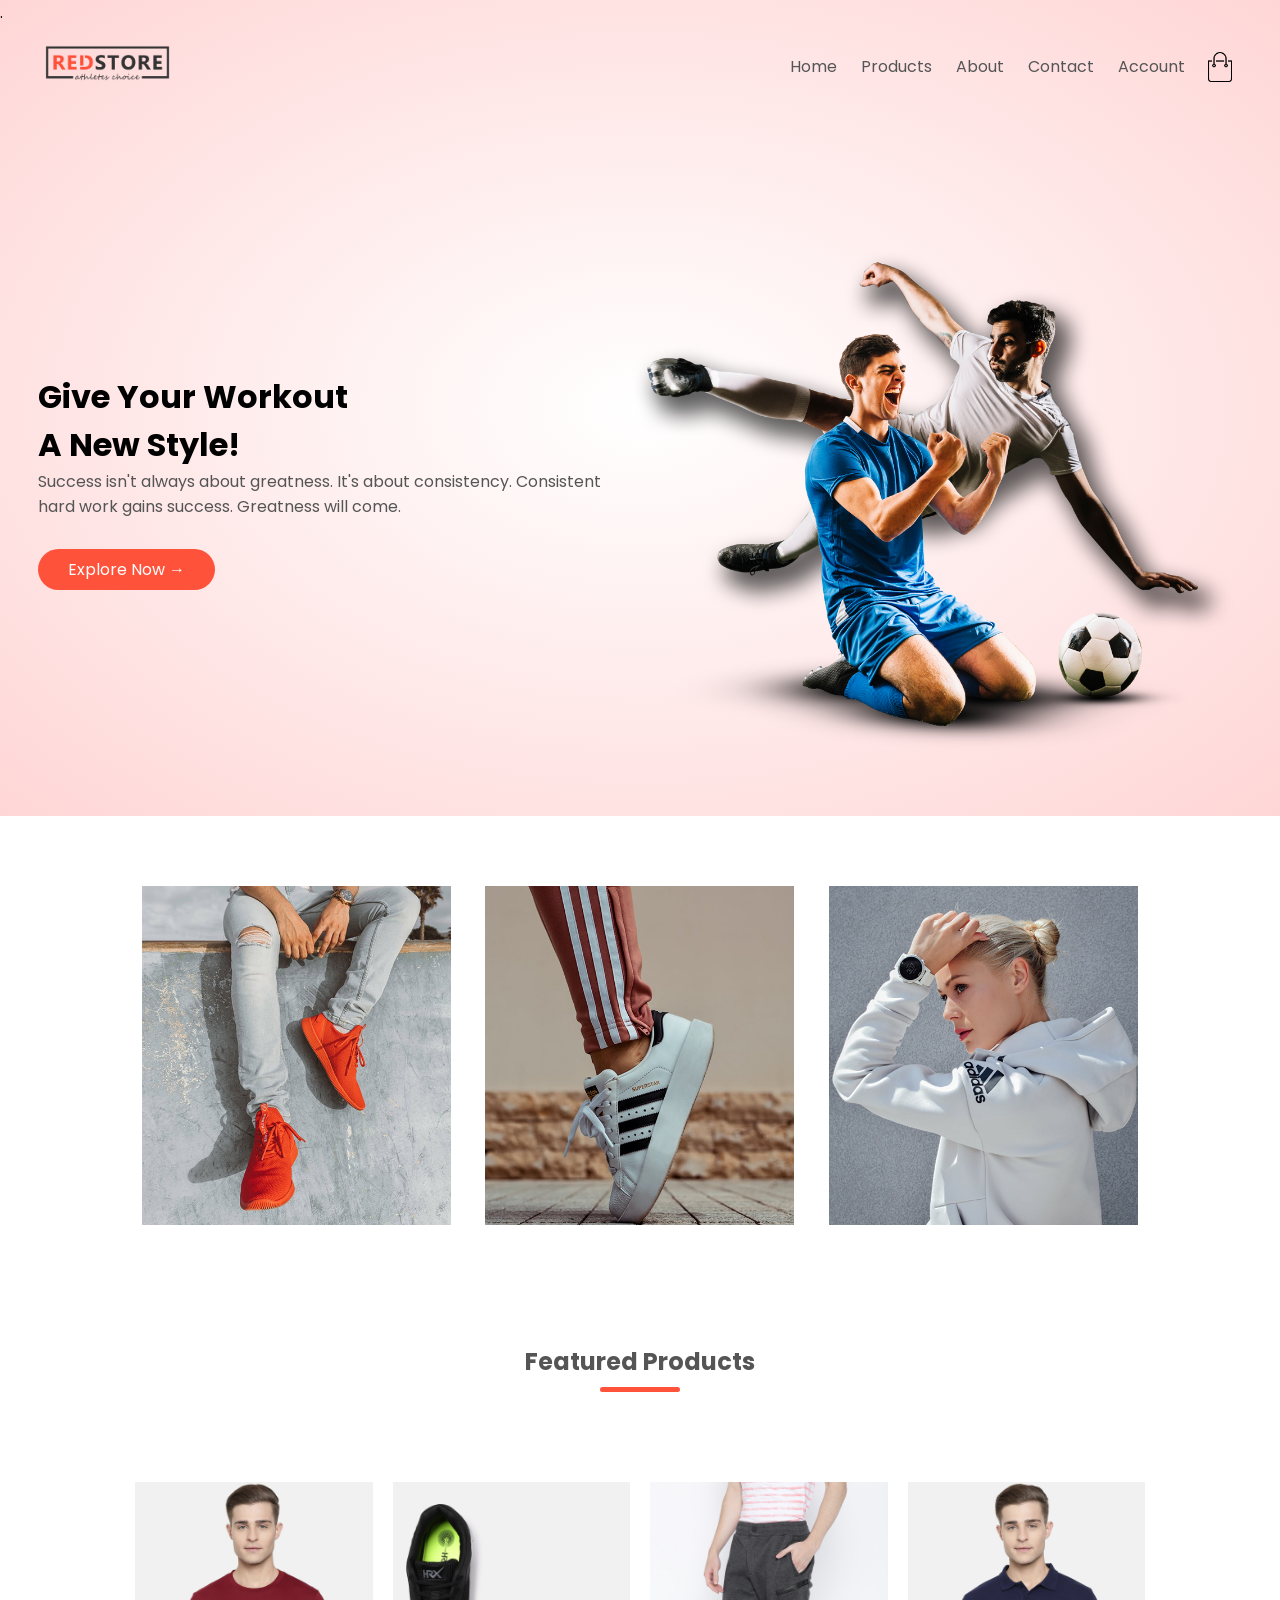
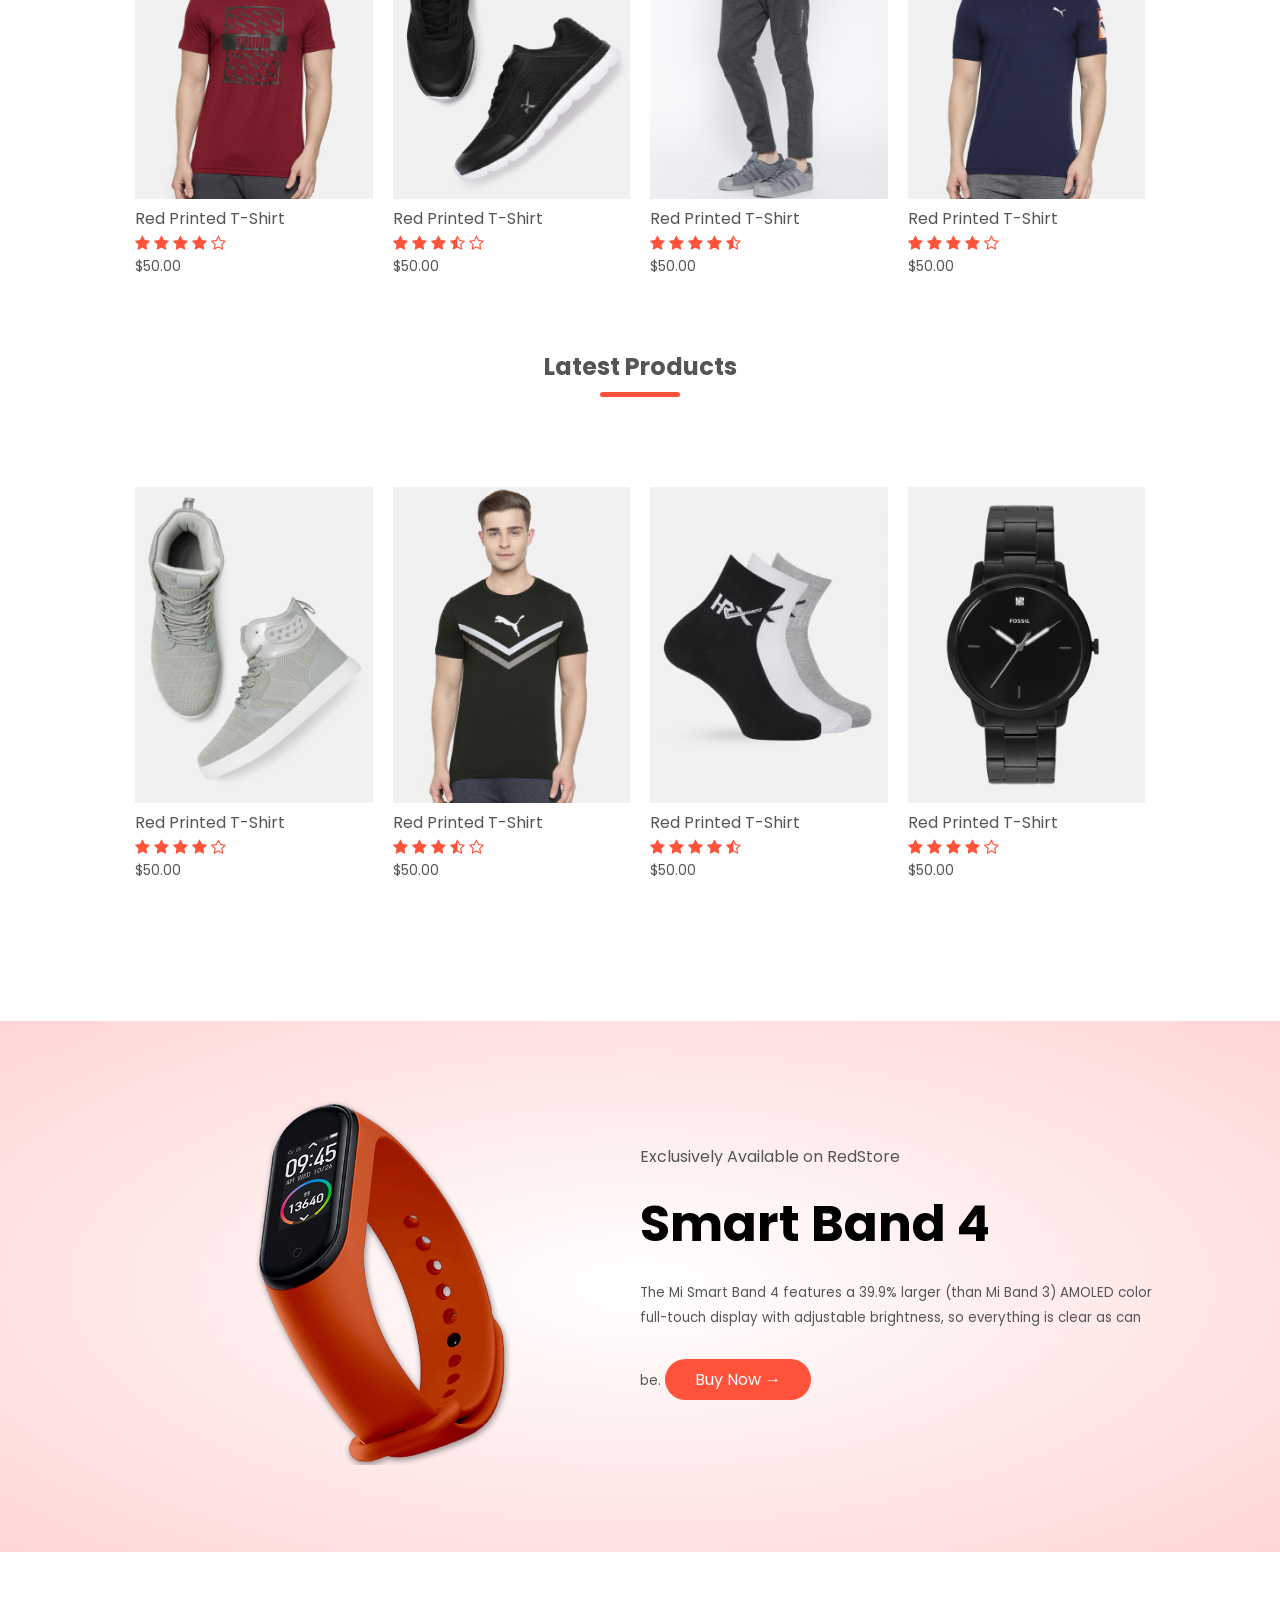
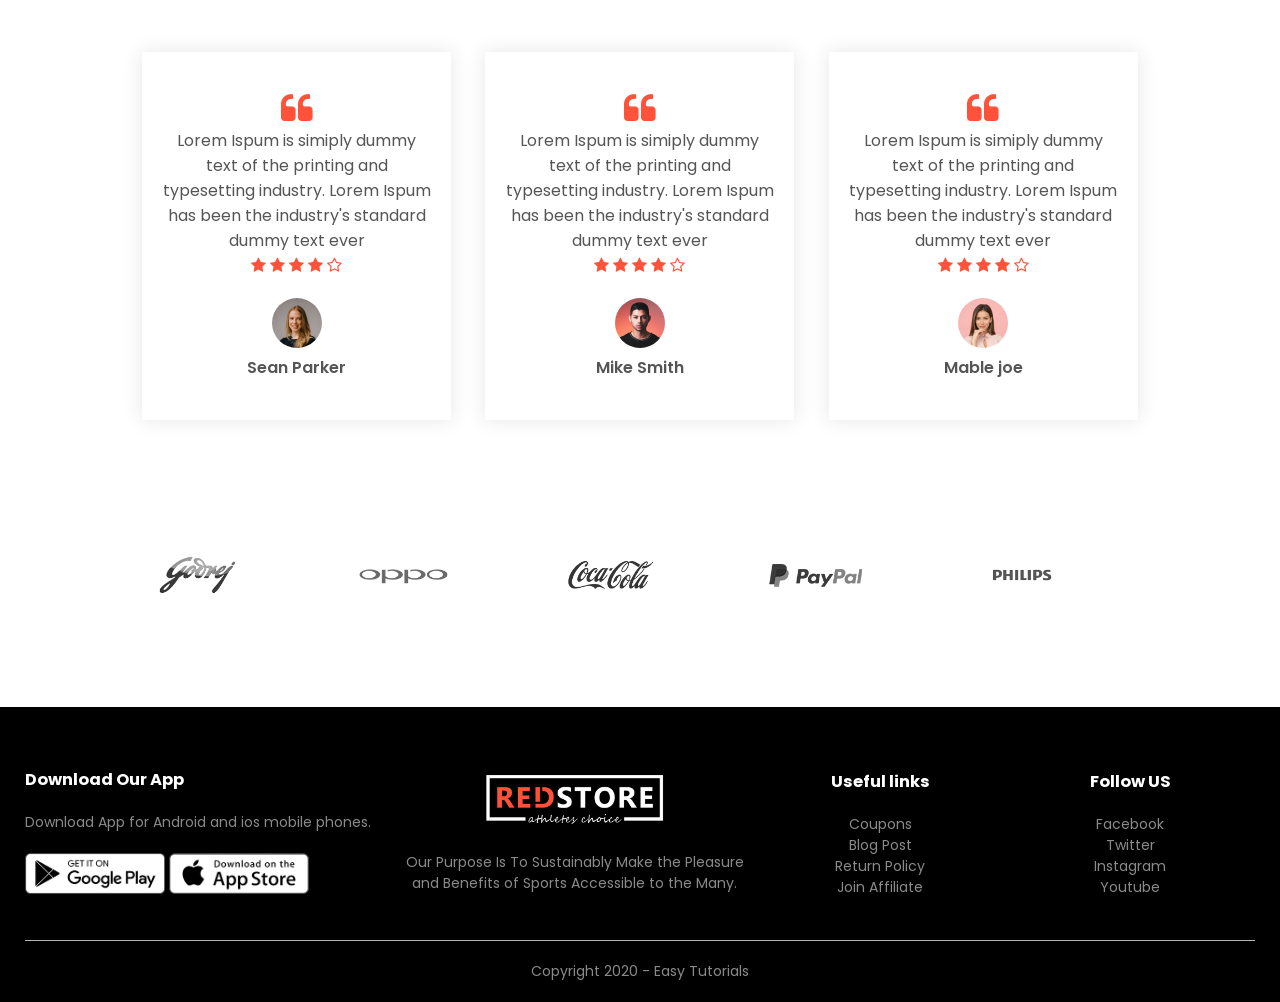
<file: Frontend-Projects/E-Commerce-Website/index.html>
<!DOCTYPE html>
<html lang="en">
<head>
    <meta charset="UTF-8">
    <meta name="viewport" content="width=device-width, initial-scale=1.0">
    <title>RedStror | Ecommerce Website  Design</title>
    <link rel="stylesheet" href="style.css">
    <link href="https://fonts.googleapis.com/css2?family=Poppins:wght@300;400;500;600;700&display=swap"rel="stylesheet">
    <link rel="stylesheet"
href="https://cdnjs.cloudflare.com/ajax/libs/font-awesome/4.7.0/css/font-awesome.min.css">
</head>
<body>
    <div class="header">.
        <div class="container">
        <div class="navbar">
            <div class="logo">
                <img src="media/logo.png" width="125px">
            </div>
            <nav>
                <ul id="MenuItems">
                    <li><a href="">Home</a></li> 
                    <li><a href="">Products</a></li>
                    <li><a href="">About</a></li>
                    <li><a href="">Contact</a></li>
                    <li><a href="">Account</a></li>
                </ul>
            </nav>
            <img src="media/cart.png" width="30px" height="30px">
            <img src="media/menu.png" class="menu-icon" onclick="menutoggle()">
        </div>
        <div class="row">
            <div class="col2">
                <h1>Give Your Workout<br>A New Style!</h1>
                <p>Success isn't always about greatness. It's about consistency. Consistent<br> hard work gains success. Greatness will come.</p>
                <a href="" class="btn">Explore Now &#8594</a>
            </div>
            <div class="col-2">
                <img src="media/image1.png">

            </div>
        </div>
    </div>
    </div>
    <!-------featured categories ------->
    <div class="categories">
        <div class="small-container">
            <div class="row">
                <div class="col-3">
                    <img src="media/category-1.jpg">
                </div>
                <div class="col-3">
                    <img src="media/category-2.jpg">
                </div>
                <div class="col-3">
                    <img src="media/category-3.jpg">
                </div>
            </div>
        </div>
    </div>
    <!---------- featured products ---------->
    <div class="small-container">
        <h2 class="title">Featured Products</h2>
        <div class="row">
            <div class="col-4">
                <img src="media/product-1.jpg">
                <h4>Red Printed T-Shirt</h4>
                <div class="rating">
                    <i class="fa fa-star"></i>
                    <i class="fa fa-star"></i>
                    <i class="fa fa-star"></i>
                    <i class="fa fa-star"></i>
                    <i class="fa fa-star-o"></i>
                </div>
                <p>$50.00</p>
            </div> 
            <div class="col-4">
                <img src="media/product-2.jpg">
                <h4>Red Printed T-Shirt</h4>
                <div class="rating">
                    <i class="fa fa-star"></i>
                    <i class="fa fa-star"></i>
                    <i class="fa fa-star"></i>
                    <i class="fa fa-star-half-o"></i>
                    <i class="fa fa-star-o"></i>
                </div>
                <p>$50.00</p>
            </div> 
            <div class="col-4">
                <img src="media/product-3.jpg">
                <h4>Red Printed T-Shirt</h4>
                <div class="rating">
                    <i class="fa fa-star"></i>
                    <i class="fa fa-star"></i>
                    <i class="fa fa-star"></i>
                    <i class="fa fa-star"></i>
                    <i class="fa fa-star-half-o"></i>
                </div>
                <p>$50.00</p>
            </div> 
            <div class="col-4">
                <img src="media/product-4.jpg">
                <h4>Red Printed T-Shirt</h4>
                <div class="rating">
                    <i class="fa fa-star"></i>
                    <i class="fa fa-star"></i>
                    <i class="fa fa-star"></i>
                    <i class="fa fa-star"></i>
                    <i class="fa fa-star-o"></i>
                </div>
                <p>$50.00</p>
            </div> 
        </div>
        <h2 class="title">Latest Products</h2>
        <div class="row">
            <div class="col-4">
                <img src="media/product-5.jpg">
                <h4>Red Printed T-Shirt</h4>
                <div class="rating">
                    <i class="fa fa-star"></i>
                    <i class="fa fa-star"></i>
                    <i class="fa fa-star"></i>
                    <i class="fa fa-star"></i>
                    <i class="fa fa-star-o"></i>
                </div>
                <p>$50.00</p>
            </div> 
            <div class="col-4">
                <img src="media/product-6.jpg">
                <h4>Red Printed T-Shirt</h4>
                <div class="rating">
                    <i class="fa fa-star"></i>
                    <i class="fa fa-star"></i>
                    <i class="fa fa-star"></i>
                    <i class="fa fa-star-half-o"></i>
                    <i class="fa fa-star-o"></i>
                </div>
                <p>$50.00</p>
            </div> 
            <div class="col-4">
                <img src="media/product-7.jpg">
                <h4>Red Printed T-Shirt</h4>
                <div class="rating">
                    <i class="fa fa-star"></i>
                    <i class="fa fa-star"></i>
                    <i class="fa fa-star"></i>
                    <i class="fa fa-star"></i>
                    <i class="fa fa-star-half-o"></i>
                </div>
                <p>$50.00</p>
            </div> 
            <div class="col-4">
                <img src="media/product-8.jpg">
                <h4>Red Printed T-Shirt</h4>
                <div class="rating">
                    <i class="fa fa-star"></i>
                    <i class="fa fa-star"></i>
                    <i class="fa fa-star"></i>
                    <i class="fa fa-star"></i>
                    <i class="fa fa-star-o"></i>
                </div>
                <p>$50.00</p>
            </div> 
        </div>
    </div>
    <!------ offer ------>
    <div class="offer">
        <div class="small-container">
            <div class="row">
                <div class="col-2">
                    <img src="media/exclusive.png" class="offer-img">
                </div>
                <div class="col-2">
                    <p>Exclusively Available on RedStore</p>
                    <h1>Smart Band 4</h1>
                    <small>The Mi Smart Band 4 features a 39.9% larger (than Mi Band 3) AMOLED color full-touch display with adjustable brightness, so everything is clear as can be.</small>
                    <a href="" class="btn">Buy Now &#8594;</a>

                </div>
            </div>
        </div>
    </div>
    <!--------- testimonial ---------->
    <div class="testimonial">
        <div class="small-container">
            <div class="row">
                <div class="col-3">
                    <i class="fa fa-quote-left"></i>
                    <p>Lorem Ispum is simiply dummy text of the printing and typesetting industry. Lorem Ispum has been the industry's standard dummy text ever</p>
                    <div class="rating">
                        <i class="fa fa-star"></i>
                        <i class="fa fa-star"></i>
                        <i class="fa fa-star"></i>
                        <i class="fa fa-star"></i>
                        <i class="fa fa-star-o"></i>
                    </div>
                    <img src="media/user-1.png">
                    <h3>Sean Parker</h3>
                </div>
                 <div class="col-3">
                    <i class="fa fa-quote-left"></i>
                    <p>Lorem Ispum is simiply dummy text of the printing and typesetting industry. Lorem Ispum has been the industry's standard dummy text ever</p>
                    <div class="rating">
                        <i class="fa fa-star"></i>
                        <i class="fa fa-star"></i>
                        <i class="fa fa-star"></i>
                        <i class="fa fa-star"></i>
                        <i class="fa fa-star-o"></i>
                    </div>
                    <img src="media/user-2.png">
                    <h3>Mike Smith</h3>
                </div>
                 <div class="col-3">
                    <i class="fa fa-quote-left"></i>
                    <p>Lorem Ispum is simiply dummy text of the printing and typesetting industry. Lorem Ispum has been the industry's standard dummy text ever</p>
                    <div class="rating">
                        <i class="fa fa-star"></i>
                        <i class="fa fa-star"></i>
                        <i class="fa fa-star"></i>
                        <i class="fa fa-star"></i>
                        <i class="fa fa-star-o"></i>
                    </div>
                    <img src="media/user-3.png">
                    <h3>Mable joe</h3>
                </div>
            </div>
        </div>
    </div>

    <!----------brands---------->
    <div class="brands">
        <div class="small-container">
            <div class="row">
                <div class="col-5">
                    <img src="media/logo-godrej.png">
                </div>
                <div class="col-5">
                    <img src="media/logo-oppo.png">
                </div>
                <div class="col-5">
                    <img src="media/logo-coca-cola.png">
                </div>
                <div class="col-5">
                    <img src="media/logo-paypal.png">
                </div>
                <div class="col-5">
                    <img src="media/logo-philips.png">
                </div>
            </div>
        </div>
    </div>

    <!----------- footer-------->
    <div class="footer">
        <div class="container">
            <div class="row">
                <div class="footer-col-1">
                    <h3>Download Our App</h3>
                    <p>Download App for Android and ios mobile phones.</p>
                    <div class="app-logo">
                        <img src="media/play-store.png">
                        <img src="media/app-store.png">
                    </div>
                </div>
                <div class="footer-col-2">
                    <img src="media/logo-white.png" alt="">
                    <p>Our Purpose Is To Sustainably Make the Pleasure and Benefits of Sports Accessible to the Many.</p>
                </div>
                <div class="footer-col-3">
                    <h3>Useful links</h3>
                    <ul>
                        <li>Coupons</li>
                        <li>Blog Post</li>
                        <li>Return Policy</li>
                        <li>Join Affiliate</li>
                    </ul>
                </div>
                <div class="footer-col-4">
                    <h3>Follow US</h3>
                    <ul>
                        <li>Facebook</li>
                        <li>Twitter</li>
                        <li>Instagram</li>
                        <li>Youtube</li>
                    </ul>
                </div>
            </div>
            <hr>
            <p class="copyright">Copyright 2020 - Easy Tutorials</p>
        </div>
    </div>
    <!-------- js for toggle menu ------->
    <script>
        var MenuItems = document.getElementById("MenuItems");
        
        MenuItems.style.maxHeight = "0px";

        function menutoggle(){
            if(MenuItems.style.maxHeight == "0px")
               {
                MenuItems.style.maxHeight = "200px";
               }
               else
               {
                MenuItems.style.maxHeight = "0px";

               }
        }
    </script>
</body>
</html>
</file>
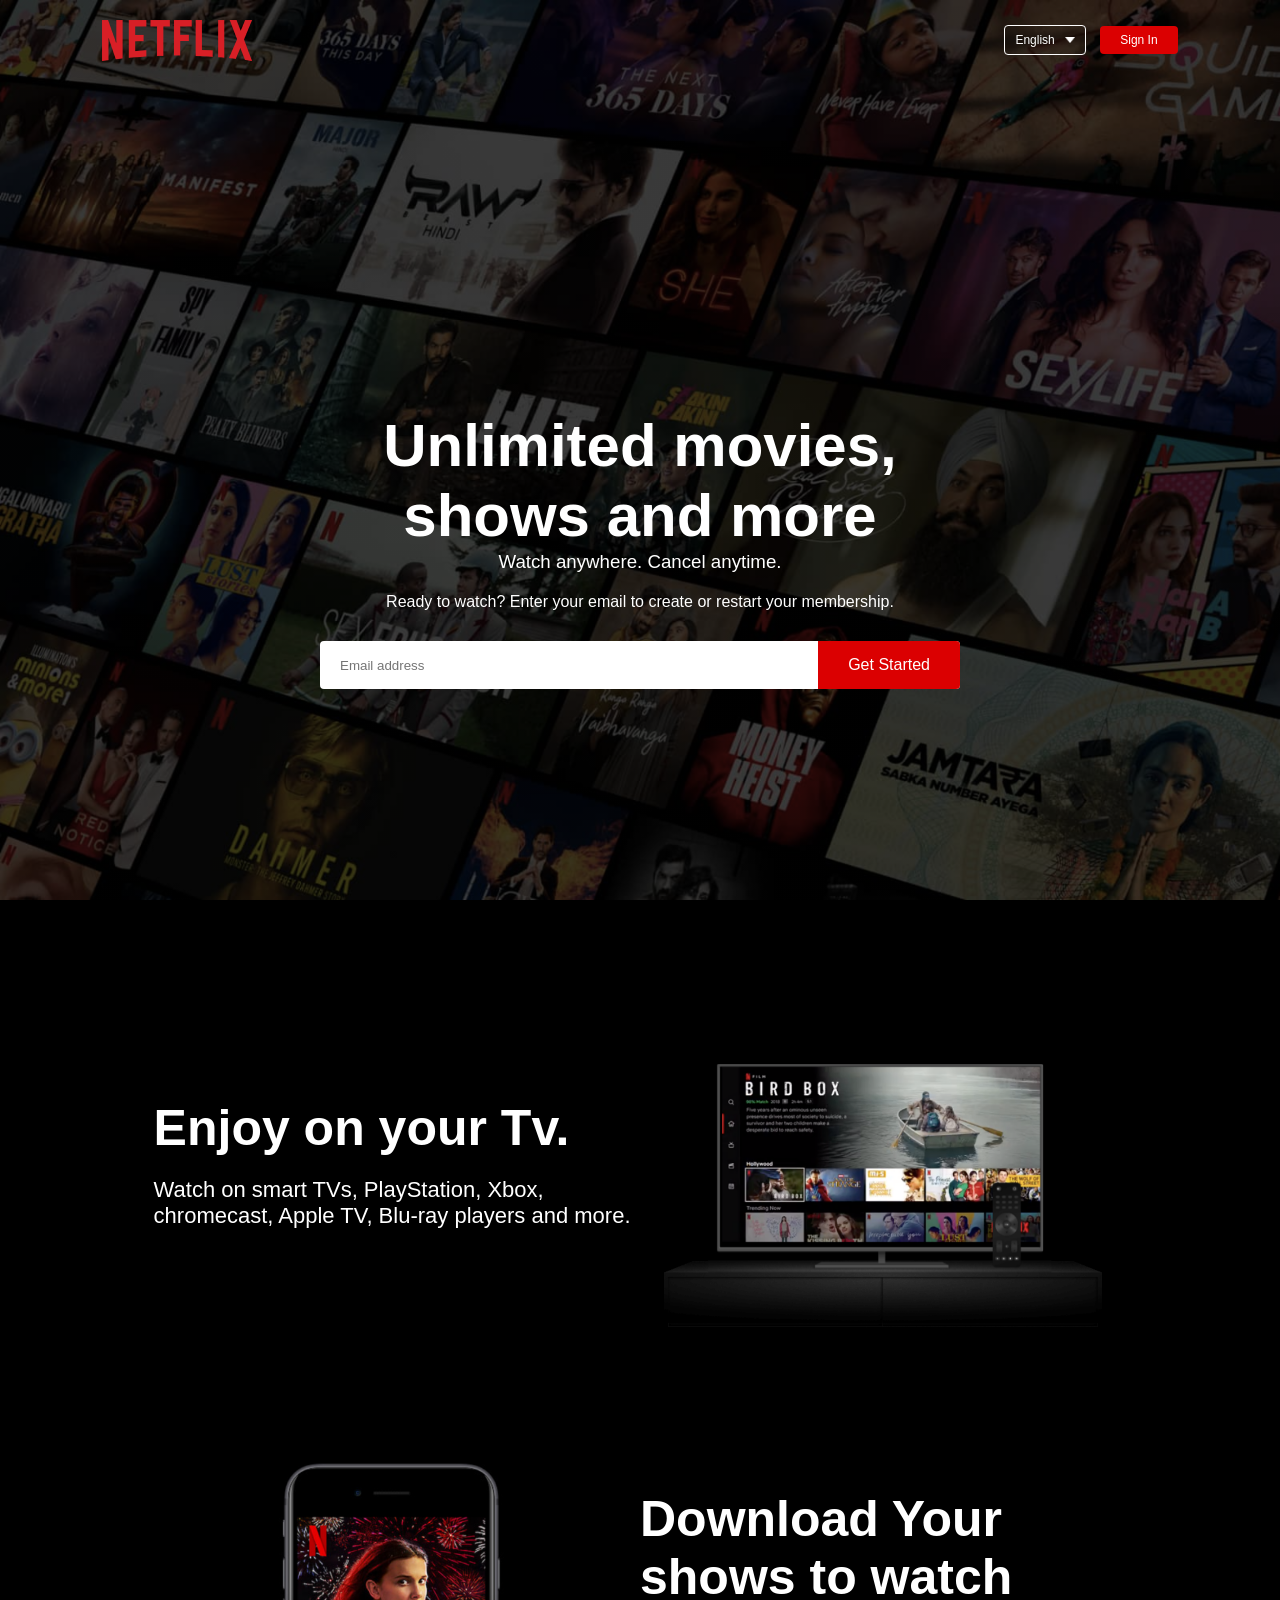
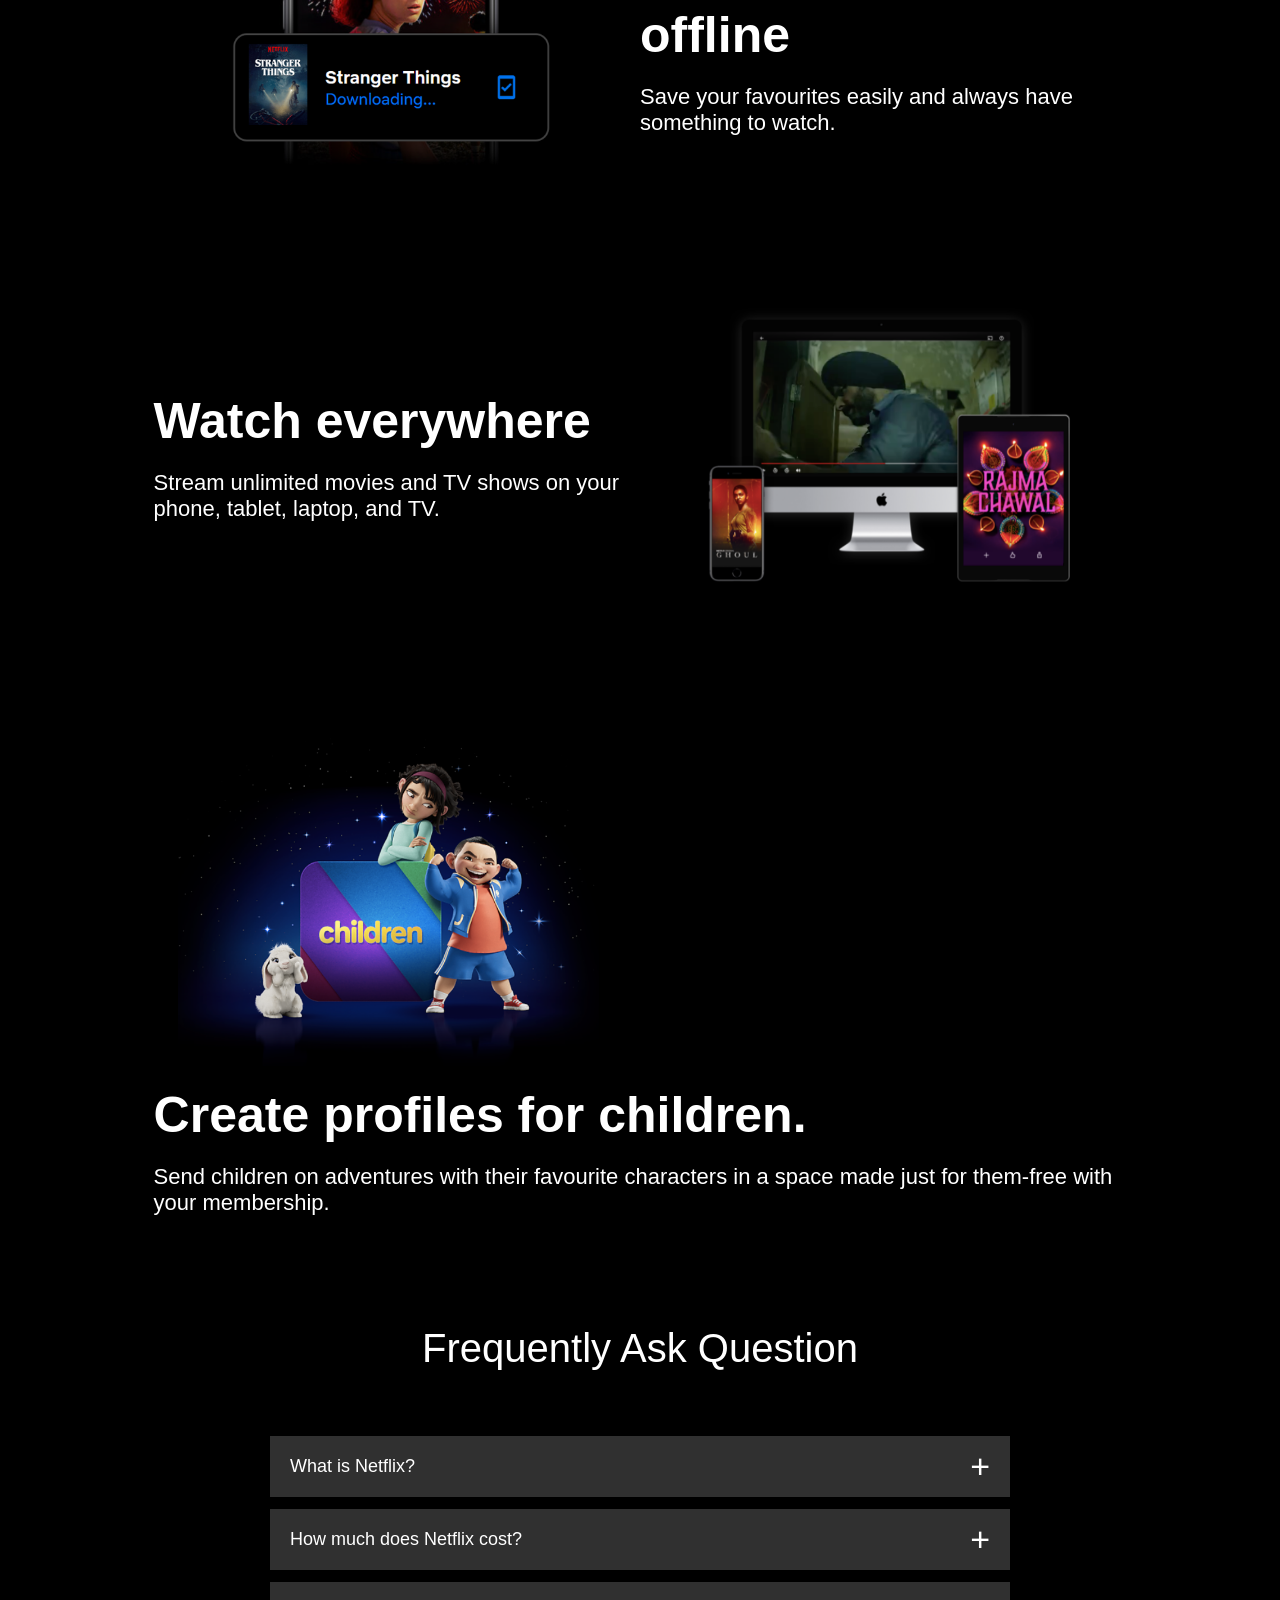
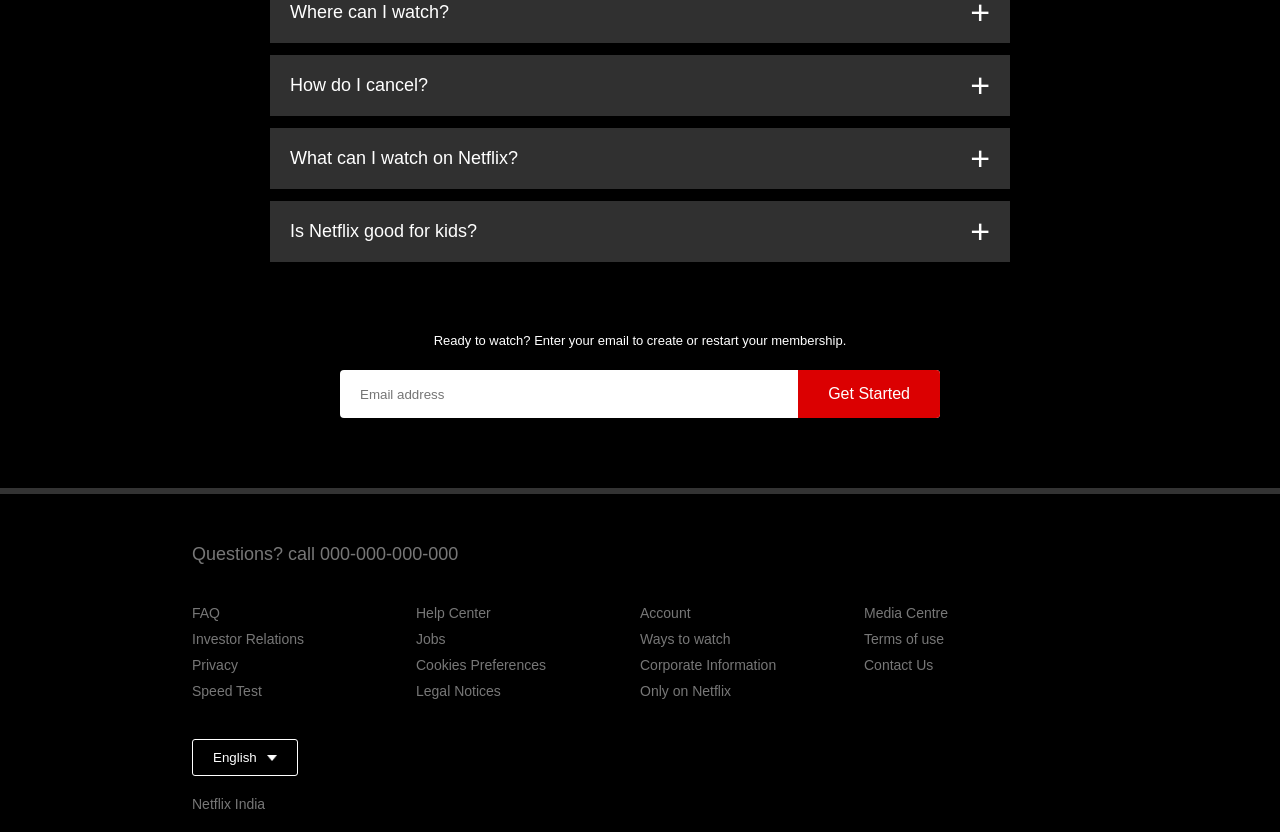
<file: Frontend-Projects/netflix-clone/index.html>
<!DOCTYPE html>
<html lang="en">
<head>
    <meta charset="UTF-8">
    <meta name="viewport" content="width=device-width, initial-scale=1.0">
    <title>Netflix Website Clone</title>
    <link rel="stylesheet" href="style.css">
</head>
<body>
    <div class="header">
        <nav>
            <img src="media/logo.png" class="logo">
            <div>
                <button class="language-btn">English<img src="media/down-icon.png"></button>
                <button>Sign In</button>  
            </div>
        </nav>
        <div class="header-content">
            <h1>Unlimited movies, shows and more</h1>
            <h3>Watch anywhere. Cancel anytime.</h3>
            <p>Ready to watch? Enter your email to create or restart your membership.</p>
            <form class="email-signup">
                <input type="email" placeholder="Email address" required>
                <button type="submit">Get Started</button>
            </form>
        </div>
    </div>
    <div class="features">
        <div class="row">
            <div class="text-col">
                <h2>Enjoy on your Tv.</h2>
                <p>Watch on smart TVs, PlayStation, Xbox, chromecast, Apple TV, Blu-ray players and more.</p>
            </div>
            <div class="img-col">
                <img src="media/feature-1.png">
            </div>
        </div>
        <div class="row">
            <div class="img-col">
                <img src="media/feature-2.png">
            </div>
            <div class="text-col">
                <h2>Download Your shows to watch offline</h2>
                <p>Save your favourites easily and always have something to watch.</p>
            </div>
        </div>
            <div class="row">
            <div class="text-col">
                <h2>Watch everywhere</h2>
                <p>Stream unlimited movies and TV shows on your phone, tablet, laptop, and TV.</p>
            </div>
             <div class="img-col">
                <img src="media/feature-3.png">
            </div>
        </div>
        <div class="row">
              
            <div class="img-col">
                <img src="media/feature-4.png">
            </div>
                <h2>Create profiles for children.</h2>
                <p>Send children on adventures with their favourite characters in a space made just for them-free with your membership.</p>
            </div>
        </div>
    </div>

    <div class="faq">
        <h2>Frequently Ask Question</h2>
        <ul class="accordion">
            <li>
                <input type="radio" name="accordion" id="first">
                <label for="first">What is Netflix?</label>
                <div class="content">
                    <p>Lorem ipsum dolor sit amet consectetur adipisicing elit. Alias deleniti recusandae doloremque veniam sed vero magni, accusantium excepturi facilis ea temporibus consequuntur explicabo quidem iure, nesciunt amet culpa dolorem odit.</p>
                </div>
            </li>
            <li>
                <input type="radio" name="accordion" id="second">
                <label for="second">How much does Netflix cost?</label>
                <div class="content">
                    <p>Lorem ipsum dolor sit amet consectetur adipisicing elit. Alias deleniti recusandae doloremque veniam sed vero magni, accusantium excepturi facilis ea temporibus consequuntur explicabo quidem iure, nesciunt amet culpa dolorem odit.</p>
                </div>
            </li>
            <li>
                <input type="radio" name="accordion" id="third">
                <label for="third">Where can I watch?</label>
                <div class="content">
                    <p>Lorem ipsum dolor sit amet consectetur adipisicing elit. Alias deleniti recusandae doloremque veniam sed vero magni, accusantium excepturi facilis ea temporibus consequuntur explicabo quidem iure, nesciunt amet culpa dolorem odit.</p>
                </div>
            </li>
            <li>
                <input type="radio" name="accordion" id="fourth">
                <label for="fourth">How do I cancel?</label>
                <div class="content">
                    <p>Lorem ipsum dolor sit amet consectetur adipisicing elit. Alias deleniti recusandae doloremque veniam sed vero magni, accusantium excepturi facilis ea temporibus consequuntur explicabo quidem iure, nesciunt amet culpa dolorem odit.</p>
                </div>
            </li>
            <li>
                <input type="radio" name="accordion" id="fifth">
                <label for="fifth">What can I watch on Netflix?</label>
                <div class="content">
                    <p>Lorem ipsum dolor sit amet consectetur adipisicing elit. Alias deleniti recusandae doloremque veniam sed vero magni, accusantium excepturi facilis ea temporibus consequuntur explicabo quidem iure, nesciunt amet culpa dolorem odit.</p>
                </div>
            </li>
            <li>
                <input type="radio" name="accordion" id="sixth">
                <label for="sixth">Is Netflix good for kids?</label>
                <div class="content">
                    <p>Lorem ipsum dolor sit amet consectetur adipisicing elit. Alias deleniti recusandae doloremque veniam sed vero magni, accusantium excepturi facilis ea temporibus consequuntur explicabo quidem iure, nesciunt amet culpa dolorem odit.</p>
                </div>
            </li>
        </ul>
        <small>Ready to watch? Enter your email to create or restart your membership.</small>
        <form class="email-signup">
            <input type="email" placeholder="Email address" required>
            <button type="submit">Get Started</button>
        </form>
    </div>
    <div class="footer">
        <h2>Questions? call 000-000-000-000</h2>

        <div class="row">
            <div class="col">
                <a href="#">FAQ</a>
                <a href="#">Investor Relations</a>
                <a href="#">Privacy</a>
                <a href="#">Speed Test</a>
            </div>
            <div class="col">
                <a href="#">Help Center</a>
                <a href="#">Jobs</a>
                <a href="#">Cookies Preferences</a>
                <a href="#">Legal Notices</a>
            </div>
            <div class="col">
                <a href="#">Account</a>
                <a href="#">Ways to watch</a>
                <a href="#">Corporate Information</a>
                <a href="#">Only on Netflix</a>
            </div>
            <div class="col">
                <a href="#">Media Centre</a>
                <a href="#">Terms of use</a>
                <a href="#">Contact Us</a>
            </div>
        </div>
        <button class="language-btn">English <img src="media/down-icon.png"></button>
        <P class="copyright-txt">Netflix India</P>
    </div>
</body>
</file>
<file: Frontend-Projects/E-Commerce-Website/style.css>
*{
    margin: 0;
    padding: 0;
    box-sizing: border-box;
}
body{
    font-family: 'Poppins', sans-serif;
}

.navbar{
    display: flex;
    align-items: center;
    padding: 20px;
}
nav{
    flex: 1;
    text-align: right;
}
nav ul{
    display: inline-block;
    list-style: none;
}
nav ul li{
    display: inline-block;
    margin-right: 20px;
}
a{
    text-decoration: none;
    color: #555;
}
p{
    color: #555;
}
.container{
    max-width: 1300px;
    margin: auto;
    padding-left: 25px;
    padding-right: 25px;
}
.row{
    display: flex;
    align-items: center;
    flex-wrap: wrap;
    justify-content: space-around;
}
.col-2{
    flex-basis: 50%;
    min-width: 300px;
}
.col-2 img{
    max-width: 100%;
    padding: 50px  0;
}
 .col-2 h1{
    font-size: 50px;
    line-height: 60px;
    margin: 25px  0; 
}
.btn{
    display: inline-block;
    background: #ff523b;
    color: #fff;
    padding: 8px 30px;
    margin: 30px 0;
    border-radius: 30px;
    transition: background 0.5s;
}

.btn:hover{
    background: #563434;
}
.header{
    background: radial-gradient(#fff,#ffd6d6);
}
.header .row{
    margin-top: 70px;
}
.categories{
    margin: 70px 0;
}
.col-3{
    flex-basis: 30%;
    min-width: 250px;
    margin-bottom: 30px;
}
.col-3 img{
    width: 100%;
}
.small-container{
    max-width: 1080px;
    margin: auto;
    padding-left: 25px;
    padding-right: 25px;
}
.col-4{
    flex-basis: 25%;
    padding: 10px;
    min-width: 200px;
    margin-bottom: 50px;
    transition: 0.5s;
}
.col-4 img{
    width: 100%;
}
.title{
    text-align: center;
    margin: 0 auto 80px;
    position: relative;
    line-height: 60px;
    color: #555;
}

.title::after{
    content: '';
    background: #ff523b;
    width: 80px;
    height: 5px;
    border-radius: 5px;
    position: absolute;
    bottom: 0;
    left: 50%;
    transform: translateX(-50%);
}
h4{
    color: #555;
    font-weight: normal;
}
.col-4 p{
    font-size: 14px;
}
.rating .fa{
    color: #ff523b;
}
.col-4:hover{
    transform: translateY(-50px);
}
/* ------ offer ------ */
.offer{
    background: radial-gradient(#fff,#ffd6d6);
    margin-top: 80px;
    padding: 30px 0;
}
.col-2 .offer-img{
    padding: 50px;
}
small{
    color: #555;
}
/* --------- testimonial-------------- */
.testimonial{
    padding-top: 100px;
}
.testimonial .col-3{
    text-align: center;
    padding: 40px 20px;
    box-shadow: 0 0 20px 0px rgba(0, 0, 0, 0.1);
    cursor: pointer;
    transition: transform 0.5s;
}
.testimonial .col-3 img{
    width: 50px;
    margin-top: 20px;
    border-radius: 50%;
}
.testimonial .col-3:hover{
    transform: translateY(-10px);
}
.fa.fa-quote-left{
    font-size: 34px;
    color: #ff523b;
}
.col-3px{
    font-size: 12px;
    margin: 12px 0; 
    color: #777;
}
.testimonial .col-3 h3{
    font-weight: 600;
    color: #555;
    font-size: 16px;
}
/* -----------brands ----------- */
.brands{
    margin: 100px auto;
}
.col-5{
    width: 160px;
}
.col-5 img{
    width: 100px;
    cursor: pointer;
    filter: grayscale(100%);
}
.col-5 img:hover{
    filter: grayscale(0);
}
/* -----------------footer------------ */
.footer{
    background: #000;
    color: #8a8a8a;font-size: 14px;
    padding: 60px 0 20px;
}

.footer p{
    color:#8a8a8a;
}
.footer h3{
    color: #fff;
    margin-bottom: 20px;
}
.footer-col-1, .footer-col-2, .footer-col-3, .footer-col-4{
    min-width: 250px;
    margin-bottom: 20px;
}
.footer-col-1{
    flex-basis:  30%;
}
.footer-col-2{
    flex: 1%;
    text-align: center;
}
.footer-col-2 img{
    width: 180px;
    margin-bottom: 20px;
}
.footer-col-3, .footer-col-4{
    flex-basis: 12%;
    text-align: center;
}
.footer-col-3 ul,
.footer-col-4 ul{
    list-style: none;
    padding: 0;
    margin: 0;
}
.footer-col-3 li,
.footer-col-4 li{
    list-style: none;
}
.app-logo{
    margin-top: 20px;
}
.app-logo img{
    width: 140px;
}
.footer hr{
    border: none;
    background: #b5b5b5;
    height: 1px;
    margin: 20px 0;
}
.copyright{
    text-align: center;
}
.menu-icon{
    width: 28px;
    margin-left: 20px;
    display: none;
}
/* --------------- media query for menu ---------- */

@media only screen and (max-width: 800px){
    nav ul{
        position: absolute;
        top: 70px;
        left: 0;
        background: #333;
        width: 100%;
        overflow: hidden;
        transition: max-height 0.5s;
    }
    nav ul li{
        display: block;
        margin-right: 50px;
        margin-top: 10px;
        margin-bottom: 10px;
    }
    nav ul li a{
        color: #fff;
    }
    .menu-icon{
        display: block;
        cursor: pointer;
    }
}

/* -----media query for less than 600 screen size---- */
@media only screen and (max-width: 600px){
    .row{
        text-align: center;
    }
    .col-2, col-3, col-4{
        flex-basis: 100%;
    }
}
</file>
<file: Frontend-Projects/netflix-clone/style.css>
*{
    margin: 0;
    padding: 0;
    font-family: 'Poppins', sans-serif;
    box-sizing: border-box
}

body{
    background: #000;
    color: #fff;
}

.header{
    width: 100%;
    height: 100vh;
    background-image: linear-gradient(rgba(0,0,0,0.7),rgba(0,0,0,0.7)), url(media/header-image.png);
    background-size: cover;
    background-position: center;
    padding: 10px 8%;
    position: relative;
}

nav{
    display: flex;
    align-items: center;
    justify-content: space-between;
    padding: 10px 0;
}

.logo{
    width: 150px;
    cursor: pointer;
}

nav button{
    border: 0;
    outline: 0;
    background: #db0001;
    color: #fff;
    padding: 7px 20px;
    font-size: 12px;
    border-radius: 4px;
    margin-left: 10px;
    cursor: pointer;
}

.language-btn{
    display: inline-flex;
    align-items: center;
    background: transparent;
    border: 1px solid #fff;
    padding: 7px 10px;
}

.language-btn img{
    width: 10px;
    margin-left: 10px;
}

.header-content{
    position: absolute;
    top: 50%;
    left: 50%;
    transform: translate(-50%, -50%);
    text-align: center;
    margin-top: 100px;
}

.header-content h1{
    font-size: 60px;
    line-height: 70px;
    font-weight: 600; 
    max-width: 650px;
}

.header-content h3{
    font-weight: 400;
    margin-bottom: 20px;
}

.email-signup{
    background: #fff;
    border-radius: 4px;
    display: flex;
    align-items: center;
    margin-top: 30px;
    overflow: hidden;
}

.email-signup input{
    flex: 1;
    border: 0;
    outline: 0;
    margin-left: 20px;
}

.email-signup button{
    background: #db0001;
    border: 0;
    outline: 0;
    color: #fff;
    font-size: 16px;
    cursor: pointer;
    padding: 15px 30px;
}

/* -----------features--------- */

.features{
    padding: 50px 12%;
    font-size: 22px;
}
.row{
    display: flex;
    width: 100%;
    align-items: center;
    flex-wrap: wrap;
    padding: 50px 0;
}

.text-col{
    flex-basis: 50%;
    margin-bottom: 20px;
}

.img-col{
    flex-basis: 50%;
    margin-bottom: 20px;
}

.img-col img{
    display: block;
    width: 90%;
    margin: auto;
}

.features h2{
    font-size: 50px;
    font-weight: 600;
    margin-bottom: 20px;
}

/* --------faq--------- */

.faq{
    padding: 10px 12%;
    text-align: center;
    font-size: 18px;
}

.faq h2{
    font-weight: 500;
    font-size: 40px;
}

.accordion{
    margin: 60px auto;
    width: 100%;
    max-width: 750px;

}

.accordion li{
    list-style: none;
    width: 100%;
    padding: 5px;
}

.accordion li label{
    display: flex;
    align-items: center;
    padding: 20px;
    font-weight: 500;
    background: #303030;
    margin-bottom: 2px;
    cursor: pointer;
    position: relative;
}

label::after{
    content: '+';
    font-size: 34px;
    position: absolute;
    right: 20px;
    transition: transform 0.5s;
} 

input[type="radio"]{
    display: none;
}

.accordion .content{
    background: #303030;
    text-align: left;
    padding: 0 20px;
    max-height: 0;
    overflow: hidden;
    transition: max-height 0.5s, padding 0.5s;
}

.accordion input[type="radio"]:checked + label + .content{
    max-height: 600px;
    padding: 30px 20px;
}

.accordion input[type="radio"]:checked + label::after{
    transform: rotate(135deg);
}

.faq .email-signup{
    max-width: 600px;
    margin: 20px auto 60px;
}

.faq small{
    font-size: 13px;
}

/* ------footer------ */

.footer{
    padding: 50px 15% 10px;
    border-top: 6px solid #333;
    color: #777;
}

.footer h2{
    font-size: 18px;
    font-weight: 400;
    margin-bottom: 30px;
}
.footer .col{
    flex-basis: 25%;
    flex-grow: 1;
    margin-bottom: 20px;
}

.footer .col a{
    display: block;
    text-decoration: none;
    color: #777;
    font-size: 14px;
    margin-bottom: 10px;
}

.footer .row{
    align-items: flex-start;
    padding: 10px 0;
}

.footer .language-btn{
    color: #fff;
    padding: 10px 20px;
    border-radius: 3px;
}

.copyright-txt{
    font-size: 14px;
    margin-top: 20px;
    margin-bottom: 10px;
}


/* ------media-queries-for-small-screen----- */

@media only screen and (max-width: 600px){
    .logo{
        width: 100px;
    }
    nav button{
        padding: 5px 10px;
    }
    nav .language-btn{
        padding: 4px 8px;
    }
    .header-content {
        position: absolute;
        top: 50%;
        left: 50%;
        transform: translate(-50%, -50%);
    }
    .header-content h1{
        font-size: 30px;
    }
    .email-signup button{
        font-size: 12px;
        padding: 10px 15px;
    }
    .text-col, .img-col{
        flex-basis: 100%;
    }
    .features h2{
        font-size: 30px;
    }
    .features p{
        font-size: 15px;
    }
    .row:nth-child(2), .row:nth-child(4){
        flex-direction: column-reverse;
    }
    .features .row{
        padding: 10px 0;
    }
    .faq h2{
        font-size: 20px;
    }
    .accordion .content{
        font-size: 14px;
    }
    .accordion li label{
        padding: 10px;
        font-size: 14px;
    }
    label::after{
        font-size: 22px;
    }

}
</file>
